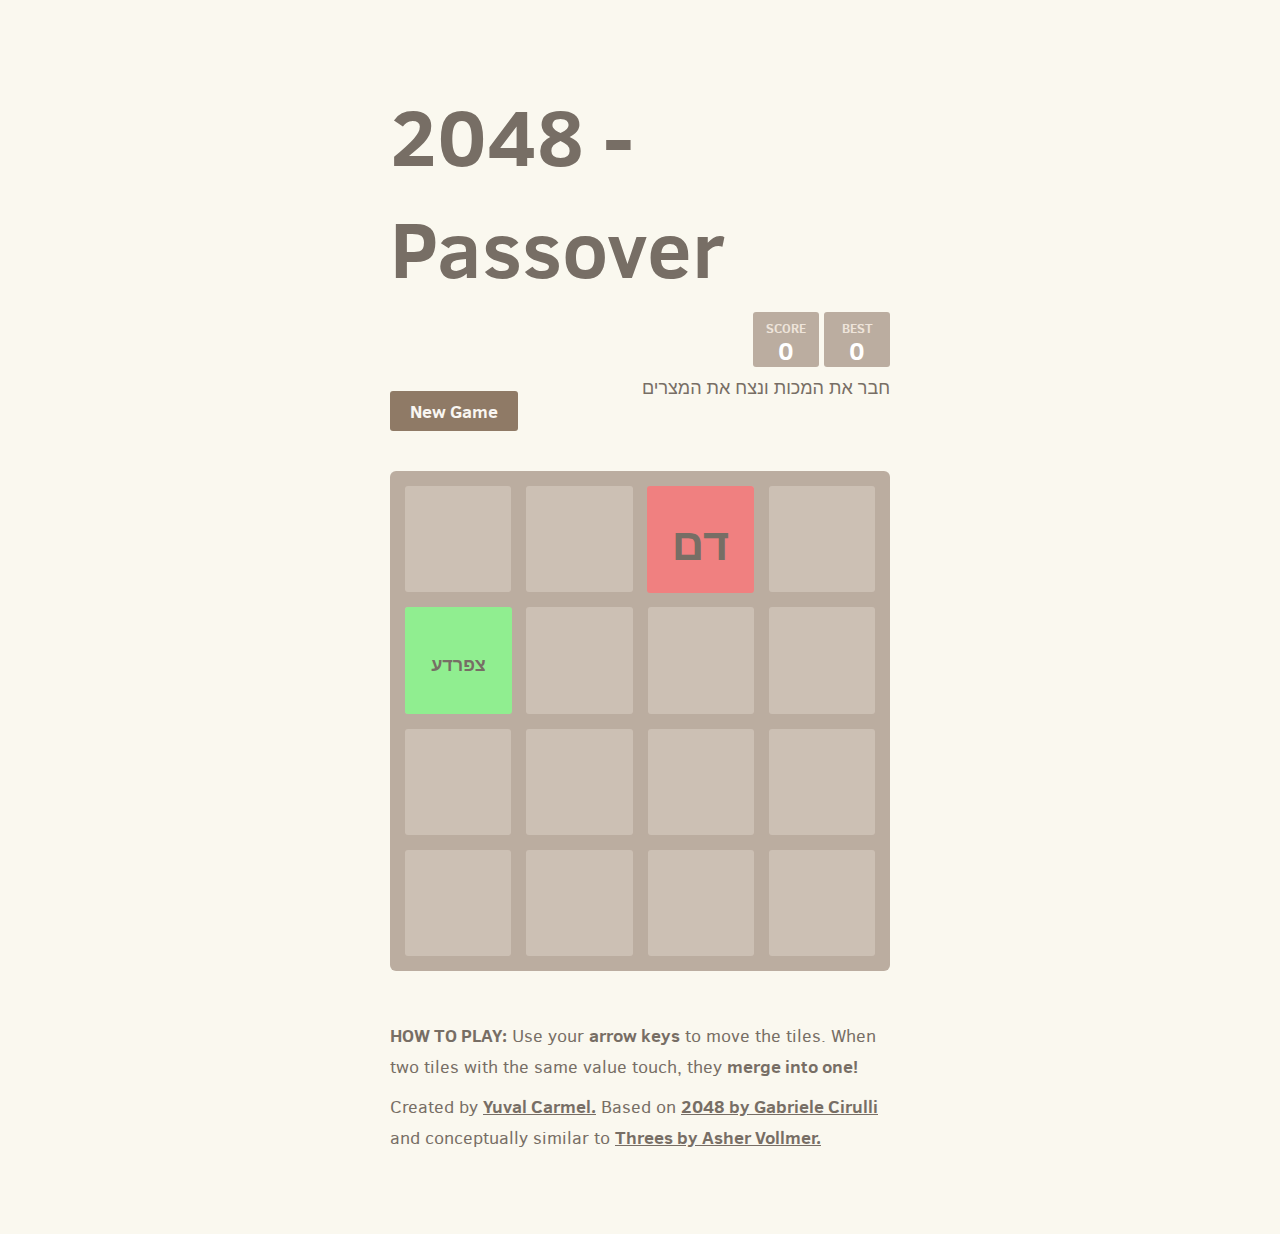
<file: 2048_passover/index.html>
<!DOCTYPE html>
<html>
<head>
  <meta charset="utf-8">
  <title>2048 - Passover</title>

  <link href="style/main.css" rel="stylesheet" type="text/css">
  <link rel="shortcut icon" href="favicon.ico">
  <link rel="apple-touch-icon" href="meta/apple-touch-icon.png">
  <link rel="apple-touch-startup-image" href="meta/apple-touch-startup-image-640x1096.png" media="(device-width: 320px) and (device-height: 568px) and (-webkit-device-pixel-ratio: 2)"> <!-- iPhone 5+ -->
  <link rel="apple-touch-startup-image" href="meta/apple-touch-startup-image-640x920.png"  media="(device-width: 320px) and (device-height: 480px) and (-webkit-device-pixel-ratio: 2)"> <!-- iPhone, retina -->
  <meta name="apple-mobile-web-app-capable" content="yes">
  <meta name="apple-mobile-web-app-status-bar-style" content="black">

  <meta name="HandheldFriendly" content="True">
  <meta name="MobileOptimized" content="320">
  <meta name="viewport" content="width=device-width, target-densitydpi=160dpi, initial-scale=1.0, maximum-scale=1, user-scalable=no, minimal-ui">
</head>
<body>
  <div class="container">
    <div class="heading">
      <h1 class="title">2048 - Passover</h1>
      <div class="scores-container">
        <div class="score-container">0</div>
        <div class="best-container">0</div>
      </div>
    </div>

    <div class="above-game">
      <p class="game-intro">חבר את המכות ונצח את המצרים</p>
      </br>
      <a class="restart-button">New Game</a>
    </div>

    <div class="game-container">
      <div class="game-message">
        <p></p>
          </br></br></br></br>
        <div class="lower">
	    <a class="keep-playing-button">Keep going</a>
          <a class="retry-button">Try again</a>
        </div>
      </div>

      <div class="grid-container">
        <div class="grid-row">
          <div class="grid-cell"></div>
          <div class="grid-cell"></div>
          <div class="grid-cell"></div>
          <div class="grid-cell"></div>
        </div>
        <div class="grid-row">
          <div class="grid-cell"></div>
          <div class="grid-cell"></div>
          <div class="grid-cell"></div>
          <div class="grid-cell"></div>
        </div>
        <div class="grid-row">
          <div class="grid-cell"></div>
          <div class="grid-cell"></div>
          <div class="grid-cell"></div>
          <div class="grid-cell"></div>
        </div>
        <div class="grid-row">
          <div class="grid-cell"></div>
          <div class="grid-cell"></div>
          <div class="grid-cell"></div>
          <div class="grid-cell"></div>
        </div>
      </div>

      <div class="tile-container">

      </div>
    </div>

    <p class="game-explanation">
      <strong class="important">How to play:</strong> Use your <strong>arrow keys</strong> to move the tiles. When two tiles with the same value touch, they <strong>merge into one!</strong>
    </p>
    <p>
    Created by <a href="https://www.facebook.com/carmelyuval" target="_blank">Yuval Carmel.</a> Based on <a href="http://gabrielecirulli.github.io/2048/" target="_blank">2048 by Gabriele Cirulli</a> and conceptually similar to <a href="http://asherv.com/threes/" target="_blank">Threes by Asher Vollmer.</a>
    </p>
  </div>

  <script src="js/bind_polyfill.js"></script>
  <script src="js/classlist_polyfill.js"></script>
  <script src="js/animframe_polyfill.js"></script>
  <script src="js/keyboard_input_manager.js"></script>
  <script src="js/html_actuator.js"></script>
  <script src="js/grid.js"></script>
  <script src="js/tile.js"></script>
  <script src="js/local_storage_manager.js"></script>
  <script src="js/game_manager.js"></script>
  <script src="js/application.js"></script>
</body>
</html>
</file>
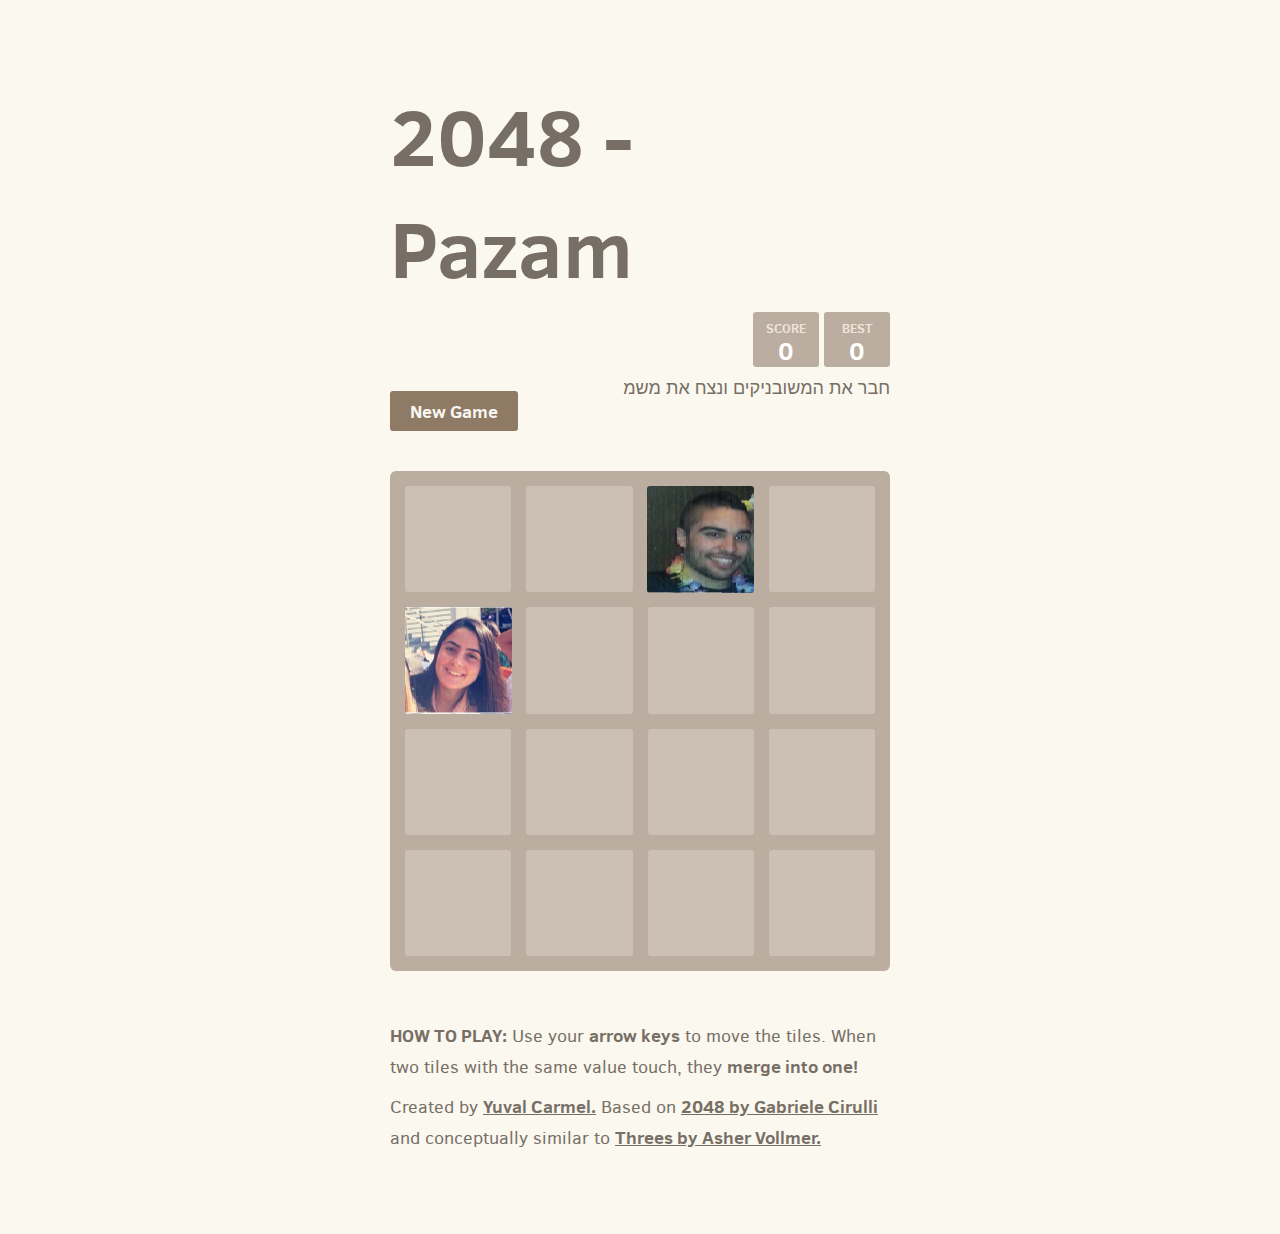
<file: 2048_pazam/index.html>
<!DOCTYPE html>
<html>
<head>
  <meta charset="utf-8">
  <title>2048 - Pazam</title>

  <link href="style/main.css" rel="stylesheet" type="text/css">
  <link rel="shortcut icon" href="favicon.ico">
  <link rel="apple-touch-icon" href="meta/apple-touch-icon.png">
  <link rel="apple-touch-startup-image" href="meta/apple-touch-startup-image-640x1096.png" media="(device-width: 320px) and (device-height: 568px) and (-webkit-device-pixel-ratio: 2)"> <!-- iPhone 5+ -->
  <link rel="apple-touch-startup-image" href="meta/apple-touch-startup-image-640x920.png"  media="(device-width: 320px) and (device-height: 480px) and (-webkit-device-pixel-ratio: 2)"> <!-- iPhone, retina -->
  <meta name="apple-mobile-web-app-capable" content="yes">
  <meta name="apple-mobile-web-app-status-bar-style" content="black">

  <meta name="HandheldFriendly" content="True">
  <meta name="MobileOptimized" content="320">
  <meta name="viewport" content="width=device-width, target-densitydpi=160dpi, initial-scale=1.0, maximum-scale=1, user-scalable=no, minimal-ui">
</head>
<body>
  <div class="container">
    <div class="heading">
      <h1 class="title">2048 - Pazam</h1>
      <div class="scores-container">
        <div class="score-container">0</div>
        <div class="best-container">0</div>
      </div>
    </div>

    <div class="above-game">
      <p class="game-intro">חבר את המשובניקים ונצח את משמ</p>
      </br>
      <a class="restart-button">New Game</a>
    </div>

    <div class="game-container">
      <div class="game-message">
        <p></p>
          </br></br></br></br>
        <div class="lower">
	    <a class="keep-playing-button">Keep going</a>
          <a class="retry-button">Try again</a>
        </div>
      </div>

      <div class="grid-container">
        <div class="grid-row">
          <div class="grid-cell"></div>
          <div class="grid-cell"></div>
          <div class="grid-cell"></div>
          <div class="grid-cell"></div>
        </div>
        <div class="grid-row">
          <div class="grid-cell"></div>
          <div class="grid-cell"></div>
          <div class="grid-cell"></div>
          <div class="grid-cell"></div>
        </div>
        <div class="grid-row">
          <div class="grid-cell"></div>
          <div class="grid-cell"></div>
          <div class="grid-cell"></div>
          <div class="grid-cell"></div>
        </div>
        <div class="grid-row">
          <div class="grid-cell"></div>
          <div class="grid-cell"></div>
          <div class="grid-cell"></div>
          <div class="grid-cell"></div>
        </div>
      </div>

      <div class="tile-container">

      </div>
    </div>

    <p class="game-explanation">
      <strong class="important">How to play:</strong> Use your <strong>arrow keys</strong> to move the tiles. When two tiles with the same value touch, they <strong>merge into one!</strong>
    </p>
    <p>
    Created by <a href="https://www.facebook.com/carmelyuval" target="_blank">Yuval Carmel.</a> Based on <a href="http://gabrielecirulli.github.io/2048/" target="_blank">2048 by Gabriele Cirulli</a> and conceptually similar to <a href="http://asherv.com/threes/" target="_blank">Threes by Asher Vollmer.</a>
    </p>
  </div>

  <script src="js/bind_polyfill.js"></script>
  <script src="js/classlist_polyfill.js"></script>
  <script src="js/animframe_polyfill.js"></script>
  <script src="js/keyboard_input_manager.js"></script>
  <script src="js/html_actuator.js"></script>
  <script src="js/grid.js"></script>
  <script src="js/tile.js"></script>
  <script src="js/local_storage_manager.js"></script>
  <script src="js/game_manager.js"></script>
  <script src="js/application.js"></script>
</body>
</html>
</file>
<file: 2048_passover/style/main.css>
@import url(fonts/clear-sans.css);
html, body {
  margin: 0;
  padding: 0;
  background: #faf8ef;
  color: #776e65;
  font-family: "Clear Sans", "Helvetica Neue", Arial, sans-serif;
  font-size: 18px; }

body {
  margin: 80px 0; }

.heading:after {
  content: "";
  display: block;
  clear: both; }

h1.title {
  font-size: 80px;
  font-weight: bold;
  margin: 0;
  display: block;
  float: left; }

@-webkit-keyframes move-up {
  0% {
    top: 25px;
    opacity: 1; }

  100% {
    top: -50px;
    opacity: 0; } }
@-moz-keyframes move-up {
  0% {
    top: 25px;
    opacity: 1; }

  100% {
    top: -50px;
    opacity: 0; } }
@keyframes move-up {
  0% {
    top: 25px;
    opacity: 1; }

  100% {
    top: -50px;
    opacity: 0; } }
.scores-container {
  float: right;
  text-align: right; }

.score-container, .best-container {
  position: relative;
  display: inline-block;
  background: #bbada0;
  padding: 15px 25px;
  font-size: 25px;
  height: 25px;
  line-height: 47px;
  font-weight: bold;
  border-radius: 3px;
  color: white;
  margin-top: 8px;
  text-align: center; }
  .score-container:after, .best-container:after {
    position: absolute;
    width: 100%;
    top: 10px;
    left: 0;
    text-transform: uppercase;
    font-size: 13px;
    line-height: 13px;
    text-align: center;
    color: #eee4da; }
  .score-container .score-addition, .best-container .score-addition {
    position: absolute;
    right: 30px;
    color: red;
    font-size: 25px;
    line-height: 25px;
    font-weight: bold;
    color: rgba(119, 110, 101, 0.9);
    z-index: 100;
    -webkit-animation: move-up 600ms ease-in;
    -moz-animation: move-up 600ms ease-in;
    animation: move-up 600ms ease-in;
    -webkit-animation-fill-mode: both;
    -moz-animation-fill-mode: both;
    animation-fill-mode: both; }

.score-container:after {
  content: "Score"; }

.best-container:after {
  content: "Best"; }

p {
  margin-top: 0;
  margin-bottom: 10px;
  line-height: 1.65; }

a {
  color: #776e65;
  font-weight: bold;
  text-decoration: underline;
  cursor: pointer; }

strong.important {
  text-transform: uppercase; }

hr {
  border: none;
  border-bottom: 1px solid #d8d4d0;
  margin-top: 20px;
  margin-bottom: 30px; }

.container {
  width: 500px;
  margin: 0 auto; }

@-webkit-keyframes fade-in {
  0% {
    opacity: 0; }

  100% {
    opacity: 1; } }
@-moz-keyframes fade-in {
  0% {
    opacity: 0; }

  100% {
    opacity: 1; } }
@keyframes fade-in {
  0% {
    opacity: 0; }

  100% {
    opacity: 1; } }
.game-container {
  margin-top: 40px;
  position: relative;
  padding: 15px;
  cursor: default;
  -webkit-touch-callout: none;
  -ms-touch-callout: none;
  -webkit-user-select: none;
  -moz-user-select: none;
  -ms-user-select: none;
  -ms-touch-action: none;
  touch-action: none;
  background: #bbada0;
  border-radius: 6px;
  width: 500px;
  height: 500px;
  -webkit-box-sizing: border-box;
  -moz-box-sizing: border-box;
  box-sizing: border-box; }
  .game-container .game-message {
    display: none;
    position: absolute;
    top: 0;
    right: 0;
    bottom: 0;
    left: 0;
    background: rgba(238, 228, 218, 0.5);
    z-index: 100;
    text-align: center;
    -webkit-animation: fade-in 800ms ease 1200ms;
    -moz-animation: fade-in 800ms ease 1200ms;
    animation: fade-in 800ms ease 1200ms;
    -webkit-animation-fill-mode: both;
    -moz-animation-fill-mode: both;
    animation-fill-mode: both; }
    .game-container .game-message p {
      font-size: 60px;
      font-weight: bold;
      height: 60px;
      line-height: 60px;
      margin-top: 222px; }
    .game-container .game-message .lower {
      display: block;
      margin-top: 59px; }
    .game-container .game-message a {
      display: inline-block;
      background: #8f7a66;
      border-radius: 3px;
      padding: 0 20px;
      text-decoration: none;
      color: #f9f6f2;
      height: 40px;
      line-height: 42px;
      margin-left: 9px; }
      .game-container .game-message a.keep-playing-button {
        display: none; }
    .game-container .game-message.game-won {
      background: rgba(237, 194, 46, 0.5);
      color: #f9f6f2; }
      .game-container .game-message.game-won a.keep-playing-button {
        display: inline-block; }
    .game-container .game-message.game-won, .game-container .game-message.game-over {
      display: block; }

.grid-container {
  position: absolute;
  z-index: 1; }

.grid-row {
  margin-bottom: 15px; }
  .grid-row:last-child {
    margin-bottom: 0; }
  .grid-row:after {
    content: "";
    display: block;
    clear: both; }

.grid-cell {
  width: 106.25px;
  height: 106.25px;
  margin-right: 15px;
  float: left;
  border-radius: 3px;
  background: rgba(238, 228, 218, 0.35); }
  .grid-cell:last-child {
    margin-right: 0; }

.tile-container {
  position: absolute;
  z-index: 2; }

.tile, .tile .tile-inner {
  width: 107px;
  height: 107px;
  line-height: 116.25px; }
.tile.tile-position-1-1 {
  -webkit-transform: translate(0px, 0px);
  -moz-transform: translate(0px, 0px);
  transform: translate(0px, 0px); }
.tile.tile-position-1-2 {
  -webkit-transform: translate(0px, 121px);
  -moz-transform: translate(0px, 121px);
  transform: translate(0px, 121px); }
.tile.tile-position-1-3 {
  -webkit-transform: translate(0px, 242px);
  -moz-transform: translate(0px, 242px);
  transform: translate(0px, 242px); }
.tile.tile-position-1-4 {
  -webkit-transform: translate(0px, 363px);
  -moz-transform: translate(0px, 363px);
  transform: translate(0px, 363px); }
.tile.tile-position-2-1 {
  -webkit-transform: translate(121px, 0px);
  -moz-transform: translate(121px, 0px);
  transform: translate(121px, 0px); }
.tile.tile-position-2-2 {
  -webkit-transform: translate(121px, 121px);
  -moz-transform: translate(121px, 121px);
  transform: translate(121px, 121px); }
.tile.tile-position-2-3 {
  -webkit-transform: translate(121px, 242px);
  -moz-transform: translate(121px, 242px);
  transform: translate(121px, 242px); }
.tile.tile-position-2-4 {
  -webkit-transform: translate(121px, 363px);
  -moz-transform: translate(121px, 363px);
  transform: translate(121px, 363px); }
.tile.tile-position-3-1 {
  -webkit-transform: translate(242px, 0px);
  -moz-transform: translate(242px, 0px);
  transform: translate(242px, 0px); }
.tile.tile-position-3-2 {
  -webkit-transform: translate(242px, 121px);
  -moz-transform: translate(242px, 121px);
  transform: translate(242px, 121px); }
.tile.tile-position-3-3 {
  -webkit-transform: translate(242px, 242px);
  -moz-transform: translate(242px, 242px);
  transform: translate(242px, 242px); }
.tile.tile-position-3-4 {
  -webkit-transform: translate(242px, 363px);
  -moz-transform: translate(242px, 363px);
  transform: translate(242px, 363px); }
.tile.tile-position-4-1 {
  -webkit-transform: translate(363px, 0px);
  -moz-transform: translate(363px, 0px);
  transform: translate(363px, 0px); }
.tile.tile-position-4-2 {
  -webkit-transform: translate(363px, 121px);
  -moz-transform: translate(363px, 121px);
  transform: translate(363px, 121px); }
.tile.tile-position-4-3 {
  -webkit-transform: translate(363px, 242px);
  -moz-transform: translate(363px, 242px);
  transform: translate(363px, 242px); }
.tile.tile-position-4-4 {
  -webkit-transform: translate(363px, 363px);
  -moz-transform: translate(363px, 363px);
  transform: translate(363px, 363px); }

.tile {
  position: absolute;
  -webkit-transition: 100ms ease-in-out;
  -moz-transition: 100ms ease-in-out;
  transition: 100ms ease-in-out;
  -webkit-transition-property: -webkit-transform;
  -moz-transition-property: -moz-transform;
  transition-property: transform; }
  .tile .tile-inner {
    border-radius: 3px;
    background: #eee4da;
    text-align: center;
    font-weight: bold;
    z-index: 10;
    font-size: 45px; }
  .tile.tile-2 .tile-inner {
    background: lightcoral;
    box-shadow: 0 0 30px 10px rgba(243, 215, 116, 0), inset 0 0 0 1px rgba(255, 255, 255, 0); }
  .tile.tile-4 .tile-inner {
    background: lightgreen;
    box-shadow: 0 0 30px 10px rgba(243, 215, 116, 0), inset 0 0 0 1px rgba(255, 255, 255, 0);
    font-size: 18px;}
  .tile.tile-8 .tile-inner {
    color: #f9f6f2;
    background: rosybrown;
      font-size: 20px;}
  .tile.tile-16 .tile-inner {
    color: #f9f6f2;
    background: mediumpurple;
    font-size: 25px;}
  .tile.tile-32 .tile-inner {
    color: #f9f6f2;
    background: brown;
    font-size: 25px;}
  .tile.tile-64 .tile-inner {
    color: #f9f6f2;
    background: orange;
    font-size: 25px;}
  .tile.tile-128 .tile-inner {
    color: #f9f6f2;
    background: lightblue;
    box-shadow: 0 0 30px 10px rgba(243, 215, 116, 0.2381), inset 0 0 0 1px rgba(255, 255, 255, 0.14286);
    font-size: 40px;}
    @media screen and (max-width: 520px) {
      .tile.tile-128 .tile-inner {
        font-size: 25px; } }
  .tile.tile-256 .tile-inner {
    color: #f9f6f2;
    background: #008000;
    box-shadow: 0 0 30px 10px rgba(243, 215, 116, 0.31746), inset 0 0 0 1px rgba(255, 255, 255, 0.19048);
    font-size: 20px; }
    @media screen and (max-width: 520px) {
      .tile.tile-256 .tile-inner {
        font-size: 25px; } }
  .tile.tile-512 .tile-inner {
    color: #f9f6f2;
    background: #808080;
    box-shadow: 0 0 30px 10px rgba(243, 215, 116, 0.39683), inset 0 0 0 1px rgba(255, 255, 255, 0.2381);
    font-size: 20px; }
    @media screen and (max-width: 520px) {
      .tile.tile-512 .tile-inner {
        font-size: 25px; } }
  .tile.tile-1024 .tile-inner {
    color: #f9f6f2;
    background: #000000;
    box-shadow: 0 0 30px 10px rgba(243, 215, 116, 0.47619), inset 0 0 0 1px rgba(255, 255, 255, 0.28571);
    font-size: 10px; }
    @media screen and (max-width: 520px) {
      .tile.tile-1024 .tile-inner {
        font-size: 10px; } }
  .tile.tile-2048 .tile-inner {
    color: #f9f6f2;
    background: #edc22e;
    box-shadow: 0 0 30px 10px rgba(243, 215, 116, 0.55556), inset 0 0 0 1px rgba(255, 255, 255, 0.33333);
    font-size: 35px; }
    @media screen and (max-width: 520px) {
      .tile.tile-2048 .tile-inner {
        font-size: 15px; } }
  .tile.tile-super .tile-inner {
    color: #f9f6f2;
    background: #3c3a32;
    font-size: 30px; }
    @media screen and (max-width: 520px) {
      .tile.tile-super .tile-inner {
        font-size: 10px; } }

@-webkit-keyframes appear {
  0% {
    opacity: 0;
    -webkit-transform: scale(0);
    -moz-transform: scale(0);
    transform: scale(0); }

  100% {
    opacity: 1;
    -webkit-transform: scale(1);
    -moz-transform: scale(1);
    transform: scale(1); } }
@-moz-keyframes appear {
  0% {
    opacity: 0;
    -webkit-transform: scale(0);
    -moz-transform: scale(0);
    transform: scale(0); }

  100% {
    opacity: 1;
    -webkit-transform: scale(1);
    -moz-transform: scale(1);
    transform: scale(1); } }
@keyframes appear {
  0% {
    opacity: 0;
    -webkit-transform: scale(0);
    -moz-transform: scale(0);
    transform: scale(0); }

  100% {
    opacity: 1;
    -webkit-transform: scale(1);
    -moz-transform: scale(1);
    transform: scale(1); } }
.tile-new .tile-inner {
  -webkit-animation: appear 200ms ease 100ms;
  -moz-animation: appear 200ms ease 100ms;
  animation: appear 200ms ease 100ms;
  -webkit-animation-fill-mode: backwards;
  -moz-animation-fill-mode: backwards;
  animation-fill-mode: backwards; }

@-webkit-keyframes pop {
  0% {
    -webkit-transform: scale(0);
    -moz-transform: scale(0);
    transform: scale(0); }

  50% {
    -webkit-transform: scale(1.2);
    -moz-transform: scale(1.2);
    transform: scale(1.2); }

  100% {
    -webkit-transform: scale(1);
    -moz-transform: scale(1);
    transform: scale(1); } }
@-moz-keyframes pop {
  0% {
    -webkit-transform: scale(0);
    -moz-transform: scale(0);
    transform: scale(0); }

  50% {
    -webkit-transform: scale(1.2);
    -moz-transform: scale(1.2);
    transform: scale(1.2); }

  100% {
    -webkit-transform: scale(1);
    -moz-transform: scale(1);
    transform: scale(1); } }
@keyframes pop {
  0% {
    -webkit-transform: scale(0);
    -moz-transform: scale(0);
    transform: scale(0); }

  50% {
    -webkit-transform: scale(1.2);
    -moz-transform: scale(1.2);
    transform: scale(1.2); }

  100% {
    -webkit-transform: scale(1);
    -moz-transform: scale(1);
    transform: scale(1); } }
.tile-merged .tile-inner {
  z-index: 20;
  -webkit-animation: pop 200ms ease 100ms;
  -moz-animation: pop 200ms ease 100ms;
  animation: pop 200ms ease 100ms;
  -webkit-animation-fill-mode: backwards;
  -moz-animation-fill-mode: backwards;
  animation-fill-mode: backwards; }

.above-game:after {
  content: "";
  display: block;
  clear: both; }

.game-intro {
  float: right;
  line-height: 42px;
  margin-bottom: 0; }

.restart-button {
  display: inline-block;
  background: #8f7a66;
  border-radius: 3px;
  padding: 0 20px;
  text-decoration: none;
  color: #f9f6f2;
  height: 40px;
  line-height: 42px;
  display: block;
  text-align: center;
  float: left; }

.game-explanation {
  margin-top: 50px; }

@media screen and (max-width: 520px) {
  html, body {
    font-size: 15px; }

  body {
    margin: 20px 0;
    padding: 0 20px; }

  h1.title {
    font-size: 27px;
    margin-top: 15px; }

  .container {
    width: 280px;
    margin: 0 auto; }

  .score-container, .best-container {
    margin-top: 0;
    padding: 15px 10px;
    min-width: 40px; }

  .heading {
    margin-bottom: 10px; }

  .game-intro {
    width: 55%;
    display: block;
    box-sizing: border-box;
    line-height: 1.65; }

  .restart-button {
    width: 42%;
    padding: 0;
    display: block;
    box-sizing: border-box;
    margin-top: 2px; }

  .game-container {
    margin-top: 17px;
    position: relative;
    padding: 10px;
    cursor: default;
    -webkit-touch-callout: none;
    -ms-touch-callout: none;
    -webkit-user-select: none;
    -moz-user-select: none;
    -ms-user-select: none;
    -ms-touch-action: none;
    touch-action: none;
    background: #bbada0;
    border-radius: 6px;
    width: 280px;
    height: 280px;
    -webkit-box-sizing: border-box;
    -moz-box-sizing: border-box;
    box-sizing: border-box; }
    .game-container .game-message {
      display: none;
      position: absolute;
      top: 0;
      right: 0;
      bottom: 0;
      left: 0;
      background: rgba(238, 228, 218, 0.5);
      z-index: 100;
      text-align: center;
      -webkit-animation: fade-in 800ms ease 1200ms;
      -moz-animation: fade-in 800ms ease 1200ms;
      animation: fade-in 800ms ease 1200ms;
      -webkit-animation-fill-mode: both;
      -moz-animation-fill-mode: both;
      animation-fill-mode: both; }
      .game-container .game-message p {
        font-size: 60px;
        font-weight: bold;
        height: 60px;
        line-height: 60px;
        margin-top: 222px; }
      .game-container .game-message .lower {
        display: block;
        margin-top: 59px; }
      .game-container .game-message a {
        display: inline-block;
        background: #8f7a66;
        border-radius: 3px;
        padding: 0 20px;
        text-decoration: none;
        color: #f9f6f2;
        height: 40px;
        line-height: 42px;
        margin-left: 9px; }
        .game-container .game-message a.keep-playing-button {
          display: none; }
      .game-container .game-message.game-won {
        background: rgba(237, 194, 46, 0.5);
        color: #f9f6f2; }
        .game-container .game-message.game-won a.keep-playing-button {
          display: none; }
      .game-container .game-message.game-won, .game-container .game-message.game-over {
        display: block; }

  .grid-container {
    position: absolute;
    z-index: 1; }

  .grid-row {
    margin-bottom: 10px; }
    .grid-row:last-child {
      margin-bottom: 0; }
    .grid-row:after {
      content: "";
      display: block;
      clear: both; }

  .grid-cell {
    width: 57.5px;
    height: 57.5px;
    margin-right: 10px;
    float: left;
    border-radius: 3px;
    background: rgba(238, 228, 218, 0.35); }
    .grid-cell:last-child {
      margin-right: 0; }

  .tile-container {
    position: absolute;
    z-index: 2; }

  .tile, .tile .tile-inner {
    width: 58px;
    height: 58px;
    line-height: 67.5px; }
  .tile.tile-position-1-1 {
    -webkit-transform: translate(0px, 0px);
    -moz-transform: translate(0px, 0px);
    transform: translate(0px, 0px); }
  .tile.tile-position-1-2 {
    -webkit-transform: translate(0px, 67px);
    -moz-transform: translate(0px, 67px);
    transform: translate(0px, 67px); }
  .tile.tile-position-1-3 {
    -webkit-transform: translate(0px, 135px);
    -moz-transform: translate(0px, 135px);
    transform: translate(0px, 135px); }
  .tile.tile-position-1-4 {
    -webkit-transform: translate(0px, 202px);
    -moz-transform: translate(0px, 202px);
    transform: translate(0px, 202px); }
  .tile.tile-position-2-1 {
    -webkit-transform: translate(67px, 0px);
    -moz-transform: translate(67px, 0px);
    transform: translate(67px, 0px); }
  .tile.tile-position-2-2 {
    -webkit-transform: translate(67px, 67px);
    -moz-transform: translate(67px, 67px);
    transform: translate(67px, 67px); }
  .tile.tile-position-2-3 {
    -webkit-transform: translate(67px, 135px);
    -moz-transform: translate(67px, 135px);
    transform: translate(67px, 135px); }
  .tile.tile-position-2-4 {
    -webkit-transform: translate(67px, 202px);
    -moz-transform: translate(67px, 202px);
    transform: translate(67px, 202px); }
  .tile.tile-position-3-1 {
    -webkit-transform: translate(135px, 0px);
    -moz-transform: translate(135px, 0px);
    transform: translate(135px, 0px); }
  .tile.tile-position-3-2 {
    -webkit-transform: translate(135px, 67px);
    -moz-transform: translate(135px, 67px);
    transform: translate(135px, 67px); }
  .tile.tile-position-3-3 {
    -webkit-transform: translate(135px, 135px);
    -moz-transform: translate(135px, 135px);
    transform: translate(135px, 135px); }
  .tile.tile-position-3-4 {
    -webkit-transform: translate(135px, 202px);
    -moz-transform: translate(135px, 202px);
    transform: translate(135px, 202px); }
  .tile.tile-position-4-1 {
    -webkit-transform: translate(202px, 0px);
    -moz-transform: translate(202px, 0px);
    transform: translate(202px, 0px); }
  .tile.tile-position-4-2 {
    -webkit-transform: translate(202px, 67px);
    -moz-transform: translate(202px, 67px);
    transform: translate(202px, 67px); }
  .tile.tile-position-4-3 {
    -webkit-transform: translate(202px, 135px);
    -moz-transform: translate(202px, 135px);
    transform: translate(202px, 135px); }
  .tile.tile-position-4-4 {
    -webkit-transform: translate(202px, 202px);
    -moz-transform: translate(202px, 202px);
    transform: translate(202px, 202px); }

  .tile .tile-inner {
    font-size: 35px; }

  .game-message p {
    font-size: 30px !important;
    height: 30px !important;
    line-height: 30px !important;
    margin-top: 90px !important; }
  .game-message .lower {
    margin-top: 30px !important; } }
</file>
<file: 2048_pazam/style/main.css>
@import url(fonts/clear-sans.css);
html, body {
  margin: 0;
  padding: 0;
  background: #faf8ef;
  color: #776e65;
  font-family: "Clear Sans", "Helvetica Neue", Arial, sans-serif;
  font-size: 18px; }

body {
  margin: 80px 0; }

.heading:after {
  content: "";
  display: block;
  clear: both; }

h1.title {
  font-size: 80px;
  font-weight: bold;
  margin: 0;
  display: block;
  float: left; }

@-webkit-keyframes move-up {
  0% {
    top: 25px;
    opacity: 1; }

  100% {
    top: -50px;
    opacity: 0; } }
@-moz-keyframes move-up {
  0% {
    top: 25px;
    opacity: 1; }

  100% {
    top: -50px;
    opacity: 0; } }
@keyframes move-up {
  0% {
    top: 25px;
    opacity: 1; }

  100% {
    top: -50px;
    opacity: 0; } }
.scores-container {
  float: right;
  text-align: right; }

.score-container, .best-container {
  position: relative;
  display: inline-block;
  background: #bbada0;
  padding: 15px 25px;
  font-size: 25px;
  height: 25px;
  line-height: 47px;
  font-weight: bold;
  border-radius: 3px;
  color: white;
  margin-top: 8px;
  text-align: center; }
  .score-container:after, .best-container:after {
    position: absolute;
    width: 100%;
    top: 10px;
    left: 0;
    text-transform: uppercase;
    font-size: 13px;
    line-height: 13px;
    text-align: center;
    color: #eee4da; }
  .score-container .score-addition, .best-container .score-addition {
    position: absolute;
    right: 30px;
    color: red;
    font-size: 25px;
    line-height: 25px;
    font-weight: bold;
    color: rgba(119, 110, 101, 0.9);
    z-index: 100;
    -webkit-animation: move-up 600ms ease-in;
    -moz-animation: move-up 600ms ease-in;
    animation: move-up 600ms ease-in;
    -webkit-animation-fill-mode: both;
    -moz-animation-fill-mode: both;
    animation-fill-mode: both; }

.score-container:after {
  content: "Score"; }

.best-container:after {
  content: "Best"; }

p {
  margin-top: 0;
  margin-bottom: 10px;
  line-height: 1.65; }

a {
  color: #776e65;
  font-weight: bold;
  text-decoration: underline;
  cursor: pointer; }

strong.important {
  text-transform: uppercase; }

hr {
  border: none;
  border-bottom: 1px solid #d8d4d0;
  margin-top: 20px;
  margin-bottom: 30px; }

.container {
  width: 500px;
  margin: 0 auto; }

@-webkit-keyframes fade-in {
  0% {
    opacity: 0; }

  100% {
    opacity: 1; } }
@-moz-keyframes fade-in {
  0% {
    opacity: 0; }

  100% {
    opacity: 1; } }
@keyframes fade-in {
  0% {
    opacity: 0; }

  100% {
    opacity: 1; } }
.game-container {
  margin-top: 40px;
  position: relative;
  padding: 15px;
  cursor: default;
  -webkit-touch-callout: none;
  -ms-touch-callout: none;
  -webkit-user-select: none;
  -moz-user-select: none;
  -ms-user-select: none;
  -ms-touch-action: none;
  touch-action: none;
  background: #bbada0;
  border-radius: 6px;
  width: 500px;
  height: 500px;
  -webkit-box-sizing: border-box;
  -moz-box-sizing: border-box;
  box-sizing: border-box; }
  .game-container .game-message {
    display: none;
    position: absolute;
    top: 0;
    right: 0;
    bottom: 0;
    left: 0;
    background: rgba(238, 228, 218, 0.5);
    z-index: 100;
    text-align: center;
    -webkit-animation: fade-in 800ms ease 1200ms;
    -moz-animation: fade-in 800ms ease 1200ms;
    animation: fade-in 800ms ease 1200ms;
    -webkit-animation-fill-mode: both;
    -moz-animation-fill-mode: both;
    animation-fill-mode: both; }
    .game-container .game-message p {
      font-size: 60px;
      font-weight: bold;
      height: 60px;
      line-height: 60px;
      margin-top: 222px; }
    .game-container .game-message .lower {
      display: block;
      margin-top: 59px; }
    .game-container .game-message a {
      display: inline-block;
      background: #8f7a66;
      border-radius: 3px;
      padding: 0 20px;
      text-decoration: none;
      color: #f9f6f2;
      height: 40px;
      line-height: 42px;
      margin-left: 9px; }
      .game-container .game-message a.keep-playing-button {
        display: none; }
    .game-container .game-message.game-won {
      background: rgba(237, 194, 46, 0.5);
      color: #f9f6f2; }
      .game-container .game-message.game-won a.keep-playing-button {
        display: inline-block; }
    .game-container .game-message.game-won, .game-container .game-message.game-over {
      display: block; }

.grid-container {
  position: absolute;
  z-index: 1; }

.grid-row {
  margin-bottom: 15px; }
  .grid-row:last-child {
    margin-bottom: 0; }
  .grid-row:after {
    content: "";
    display: block;
    clear: both; }

.grid-cell {
  width: 106.25px;
  height: 106.25px;
  margin-right: 15px;
  float: left;
  border-radius: 3px;
  background: rgba(238, 228, 218, 0.35); }
  .grid-cell:last-child {
    margin-right: 0; }

.tile-container {
  position: absolute;
  z-index: 2; }

.tile, .tile .tile-inner {
  width: 107px;
  height: 107px;
  line-height: 116.25px; }
.tile.tile-position-1-1 {
  -webkit-transform: translate(0px, 0px);
  -moz-transform: translate(0px, 0px);
  transform: translate(0px, 0px); }
.tile.tile-position-1-2 {
  -webkit-transform: translate(0px, 121px);
  -moz-transform: translate(0px, 121px);
  transform: translate(0px, 121px); }
.tile.tile-position-1-3 {
  -webkit-transform: translate(0px, 242px);
  -moz-transform: translate(0px, 242px);
  transform: translate(0px, 242px); }
.tile.tile-position-1-4 {
  -webkit-transform: translate(0px, 363px);
  -moz-transform: translate(0px, 363px);
  transform: translate(0px, 363px); }
.tile.tile-position-2-1 {
  -webkit-transform: translate(121px, 0px);
  -moz-transform: translate(121px, 0px);
  transform: translate(121px, 0px); }
.tile.tile-position-2-2 {
  -webkit-transform: translate(121px, 121px);
  -moz-transform: translate(121px, 121px);
  transform: translate(121px, 121px); }
.tile.tile-position-2-3 {
  -webkit-transform: translate(121px, 242px);
  -moz-transform: translate(121px, 242px);
  transform: translate(121px, 242px); }
.tile.tile-position-2-4 {
  -webkit-transform: translate(121px, 363px);
  -moz-transform: translate(121px, 363px);
  transform: translate(121px, 363px); }
.tile.tile-position-3-1 {
  -webkit-transform: translate(242px, 0px);
  -moz-transform: translate(242px, 0px);
  transform: translate(242px, 0px); }
.tile.tile-position-3-2 {
  -webkit-transform: translate(242px, 121px);
  -moz-transform: translate(242px, 121px);
  transform: translate(242px, 121px); }
.tile.tile-position-3-3 {
  -webkit-transform: translate(242px, 242px);
  -moz-transform: translate(242px, 242px);
  transform: translate(242px, 242px); }
.tile.tile-position-3-4 {
  -webkit-transform: translate(242px, 363px);
  -moz-transform: translate(242px, 363px);
  transform: translate(242px, 363px); }
.tile.tile-position-4-1 {
  -webkit-transform: translate(363px, 0px);
  -moz-transform: translate(363px, 0px);
  transform: translate(363px, 0px); }
.tile.tile-position-4-2 {
  -webkit-transform: translate(363px, 121px);
  -moz-transform: translate(363px, 121px);
  transform: translate(363px, 121px); }
.tile.tile-position-4-3 {
  -webkit-transform: translate(363px, 242px);
  -moz-transform: translate(363px, 242px);
  transform: translate(363px, 242px); }
.tile.tile-position-4-4 {
  -webkit-transform: translate(363px, 363px);
  -moz-transform: translate(363px, 363px);
  transform: translate(363px, 363px); }

.tile {
  position: absolute;
  -webkit-transition: 100ms ease-in-out;
  -moz-transition: 100ms ease-in-out;
  transition: 100ms ease-in-out;
  -webkit-transition-property: -webkit-transform;
  -moz-transition-property: -moz-transform;
  transition-property: transform; }
  .tile .tile-inner {
    border-radius: 3px;
    background: #eee4da;
    text-align: center;
    font-weight: bold;
    z-index: 10;
    font-size: 45px; }
  .tile.tile-2 .tile-inner {
      background-image: url(../meta/2.png);
      background-position: center;
    box-shadow: 0 0 30px 10px rgba(243, 215, 116, 0), inset 0 0 0 1px rgba(255, 255, 255, 0); }
  .tile.tile-4 .tile-inner {
    background: url(../meta/4.png);
        background-position: center;
    box-shadow: 0 0 30px 10px rgba(243, 215, 116, 0), inset 0 0 0 1px rgba(255, 255, 255, 0);
    font-size: 18px;}
  .tile.tile-8 .tile-inner {
    color: #f9f6f2;
    background: url(../meta/8.png);
      background-position: center;
      font-size: 20px;}
  .tile.tile-16 .tile-inner {
    color: #f9f6f2;
    background: url(../meta/16.png);
      background-position: center;
    font-size: 25px;}
  .tile.tile-32 .tile-inner {
    color: #f9f6f2;
    background: url(../meta/32.png);
      background-position: center;
    font-size: 25px;}
  .tile.tile-64 .tile-inner {
    color: #f9f6f2;
    background: url(../meta/64.png);
      background-position: center;
    font-size: 25px;}
  .tile.tile-128 .tile-inner {
    color: #f9f6f2;
    background: url(../meta/128.png);
      background-position: center;
    box-shadow: 0 0 30px 10px rgba(243, 215, 116, 0.2381), inset 0 0 0 1px rgba(255, 255, 255, 0.14286);
    font-size: 40px;}
    @media screen and (max-width: 520px) {
      .tile.tile-128 .tile-inner {
        font-size: 25px; } }
  .tile.tile-256 .tile-inner {
    color: #f9f6f2;
    background: url(../meta/256.png);
      background-position: center;
    box-shadow: 0 0 30px 10px rgba(243, 215, 116, 0.31746), inset 0 0 0 1px rgba(255, 255, 255, 0.19048);
    font-size: 20px; }
    @media screen and (max-width: 520px) {
      .tile.tile-256 .tile-inner {
        font-size: 25px; } }
  .tile.tile-512 .tile-inner {
    color: #f9f6f2;
    background: url(../meta/512.png);
      background-position: center;
    box-shadow: 0 0 30px 10px rgba(243, 215, 116, 0.39683), inset 0 0 0 1px rgba(255, 255, 255, 0.2381);
    font-size: 20px; }
    @media screen and (max-width: 520px) {
      .tile.tile-512 .tile-inner {
        font-size: 25px; } }
  .tile.tile-1024 .tile-inner {
    color: #f9f6f2;
    background: url(../meta/1024.png);
      background-position: center;
    box-shadow: 0 0 30px 10px rgba(243, 215, 116, 0.47619), inset 0 0 0 1px rgba(255, 255, 255, 0.28571);
    font-size: 10px; }
    @media screen and (max-width: 520px) {
      .tile.tile-1024 .tile-inner {
        font-size: 10px; } }
  .tile.tile-2048 .tile-inner {
    color: #f9f6f2;
    background: url(../meta/2048.png);
      background-position: center;
    box-shadow: 0 0 30px 10px rgba(243, 215, 116, 0.55556), inset 0 0 0 1px rgba(255, 255, 255, 0.33333);
    font-size: 35px; }
    @media screen and (max-width: 520px) {
      .tile.tile-2048 .tile-inner {
        font-size: 15px; } }
  .tile.tile-super .tile-inner {
    color: #f9f6f2;
    background: url(../meta/allmashov.png);
    font-size: 30px; }
    @media screen and (max-width: 520px) {
      .tile.tile-super .tile-inner {
        font-size: 10px; } }

@-webkit-keyframes appear {
  0% {
    opacity: 0;
    -webkit-transform: scale(0);
    -moz-transform: scale(0);
    transform: scale(0); }

  100% {
    opacity: 1;
    -webkit-transform: scale(1);
    -moz-transform: scale(1);
    transform: scale(1); } }
@-moz-keyframes appear {
  0% {
    opacity: 0;
    -webkit-transform: scale(0);
    -moz-transform: scale(0);
    transform: scale(0); }

  100% {
    opacity: 1;
    -webkit-transform: scale(1);
    -moz-transform: scale(1);
    transform: scale(1); } }
@keyframes appear {
  0% {
    opacity: 0;
    -webkit-transform: scale(0);
    -moz-transform: scale(0);
    transform: scale(0); }

  100% {
    opacity: 1;
    -webkit-transform: scale(1);
    -moz-transform: scale(1);
    transform: scale(1); } }
.tile-new .tile-inner {
  -webkit-animation: appear 200ms ease 100ms;
  -moz-animation: appear 200ms ease 100ms;
  animation: appear 200ms ease 100ms;
  -webkit-animation-fill-mode: backwards;
  -moz-animation-fill-mode: backwards;
  animation-fill-mode: backwards; }

@-webkit-keyframes pop {
  0% {
    -webkit-transform: scale(0);
    -moz-transform: scale(0);
    transform: scale(0); }

  50% {
    -webkit-transform: scale(1.2);
    -moz-transform: scale(1.2);
    transform: scale(1.2); }

  100% {
    -webkit-transform: scale(1);
    -moz-transform: scale(1);
    transform: scale(1); } }
@-moz-keyframes pop {
  0% {
    -webkit-transform: scale(0);
    -moz-transform: scale(0);
    transform: scale(0); }

  50% {
    -webkit-transform: scale(1.2);
    -moz-transform: scale(1.2);
    transform: scale(1.2); }

  100% {
    -webkit-transform: scale(1);
    -moz-transform: scale(1);
    transform: scale(1); } }
@keyframes pop {
  0% {
    -webkit-transform: scale(0);
    -moz-transform: scale(0);
    transform: scale(0); }

  50% {
    -webkit-transform: scale(1.2);
    -moz-transform: scale(1.2);
    transform: scale(1.2); }

  100% {
    -webkit-transform: scale(1);
    -moz-transform: scale(1);
    transform: scale(1); } }
.tile-merged .tile-inner {
  z-index: 20;
  -webkit-animation: pop 200ms ease 100ms;
  -moz-animation: pop 200ms ease 100ms;
  animation: pop 200ms ease 100ms;
  -webkit-animation-fill-mode: backwards;
  -moz-animation-fill-mode: backwards;
  animation-fill-mode: backwards; }

.above-game:after {
  content: "";
  display: block;
  clear: both; }

.game-intro {
  float: right;
  line-height: 42px;
  margin-bottom: 0; }

.restart-button {
  display: inline-block;
  background: #8f7a66;
  border-radius: 3px;
  padding: 0 20px;
  text-decoration: none;
  color: #f9f6f2;
  height: 40px;
  line-height: 42px;
  display: block;
  text-align: center;
  float: left; }

.game-explanation {
  margin-top: 50px; }

@media screen and (max-width: 520px) {
  html, body {
    font-size: 15px; }

  body {
    margin: 20px 0;
    padding: 0 20px; }

  h1.title {
    font-size: 27px;
    margin-top: 15px; }

  .container {
    width: 280px;
    margin: 0 auto; }

  .score-container, .best-container {
    margin-top: 0;
    padding: 15px 10px;
    min-width: 40px; }

  .heading {
    margin-bottom: 10px; }

  .game-intro {
    width: 55%;
    display: block;
    box-sizing: border-box;
    line-height: 1.65; }

  .restart-button {
    width: 42%;
    padding: 0;
    display: block;
    box-sizing: border-box;
    margin-top: 2px; }

  .game-container {
    margin-top: 17px;
    position: relative;
    padding: 10px;
    cursor: default;
    -webkit-touch-callout: none;
    -ms-touch-callout: none;
    -webkit-user-select: none;
    -moz-user-select: none;
    -ms-user-select: none;
    -ms-touch-action: none;
    touch-action: none;
    background: #bbada0;
    border-radius: 6px;
    width: 280px;
    height: 280px;
    -webkit-box-sizing: border-box;
    -moz-box-sizing: border-box;
    box-sizing: border-box; }
    .game-container .game-message {
      display: none;
      position: absolute;
      top: 0;
      right: 0;
      bottom: 0;
      left: 0;
      background: rgba(238, 228, 218, 0.5);
      z-index: 100;
      text-align: center;
      -webkit-animation: fade-in 800ms ease 1200ms;
      -moz-animation: fade-in 800ms ease 1200ms;
      animation: fade-in 800ms ease 1200ms;
      -webkit-animation-fill-mode: both;
      -moz-animation-fill-mode: both;
      animation-fill-mode: both; }
      .game-container .game-message p {
        font-size: 60px;
        font-weight: bold;
        height: 60px;
        line-height: 60px;
        margin-top: 222px; }
      .game-container .game-message .lower {
        display: block;
        margin-top: 59px; }
      .game-container .game-message a {
        display: inline-block;
        background: #8f7a66;
        border-radius: 3px;
        padding: 0 20px;
        text-decoration: none;
        color: #f9f6f2;
        height: 40px;
        line-height: 42px;
        margin-left: 9px; }
        .game-container .game-message a.keep-playing-button {
          display: none; }
      .game-container .game-message.game-won {
        background: rgba(237, 194, 46, 0.5);
        color: #f9f6f2; }
        .game-container .game-message.game-won a.keep-playing-button {
          display: none; }
      .game-container .game-message.game-won, .game-container .game-message.game-over {
        display: block; }

  .grid-container {
    position: absolute;
    z-index: 1; }

  .grid-row {
    margin-bottom: 10px; }
    .grid-row:last-child {
      margin-bottom: 0; }
    .grid-row:after {
      content: "";
      display: block;
      clear: both; }

  .grid-cell {
    width: 57.5px;
    height: 57.5px;
    margin-right: 10px;
    float: left;
    border-radius: 3px;
    background: rgba(238, 228, 218, 0.35); }
    .grid-cell:last-child {
      margin-right: 0; }

  .tile-container {
    position: absolute;
    z-index: 2; }

  .tile, .tile .tile-inner {
    width: 58px;
    height: 58px;
    line-height: 67.5px; }
  .tile.tile-position-1-1 {
    -webkit-transform: translate(0px, 0px);
    -moz-transform: translate(0px, 0px);
    transform: translate(0px, 0px); }
  .tile.tile-position-1-2 {
    -webkit-transform: translate(0px, 67px);
    -moz-transform: translate(0px, 67px);
    transform: translate(0px, 67px); }
  .tile.tile-position-1-3 {
    -webkit-transform: translate(0px, 135px);
    -moz-transform: translate(0px, 135px);
    transform: translate(0px, 135px); }
  .tile.tile-position-1-4 {
    -webkit-transform: translate(0px, 202px);
    -moz-transform: translate(0px, 202px);
    transform: translate(0px, 202px); }
  .tile.tile-position-2-1 {
    -webkit-transform: translate(67px, 0px);
    -moz-transform: translate(67px, 0px);
    transform: translate(67px, 0px); }
  .tile.tile-position-2-2 {
    -webkit-transform: translate(67px, 67px);
    -moz-transform: translate(67px, 67px);
    transform: translate(67px, 67px); }
  .tile.tile-position-2-3 {
    -webkit-transform: translate(67px, 135px);
    -moz-transform: translate(67px, 135px);
    transform: translate(67px, 135px); }
  .tile.tile-position-2-4 {
    -webkit-transform: translate(67px, 202px);
    -moz-transform: translate(67px, 202px);
    transform: translate(67px, 202px); }
  .tile.tile-position-3-1 {
    -webkit-transform: translate(135px, 0px);
    -moz-transform: translate(135px, 0px);
    transform: translate(135px, 0px); }
  .tile.tile-position-3-2 {
    -webkit-transform: translate(135px, 67px);
    -moz-transform: translate(135px, 67px);
    transform: translate(135px, 67px); }
  .tile.tile-position-3-3 {
    -webkit-transform: translate(135px, 135px);
    -moz-transform: translate(135px, 135px);
    transform: translate(135px, 135px); }
  .tile.tile-position-3-4 {
    -webkit-transform: translate(135px, 202px);
    -moz-transform: translate(135px, 202px);
    transform: translate(135px, 202px); }
  .tile.tile-position-4-1 {
    -webkit-transform: translate(202px, 0px);
    -moz-transform: translate(202px, 0px);
    transform: translate(202px, 0px); }
  .tile.tile-position-4-2 {
    -webkit-transform: translate(202px, 67px);
    -moz-transform: translate(202px, 67px);
    transform: translate(202px, 67px); }
  .tile.tile-position-4-3 {
    -webkit-transform: translate(202px, 135px);
    -moz-transform: translate(202px, 135px);
    transform: translate(202px, 135px); }
  .tile.tile-position-4-4 {
    -webkit-transform: translate(202px, 202px);
    -moz-transform: translate(202px, 202px);
    transform: translate(202px, 202px); }

  .tile .tile-inner {
    font-size: 35px; }

  .game-message p {
    font-size: 30px !important;
    height: 30px !important;
    line-height: 30px !important;
    margin-top: 90px !important; }
  .game-message .lower {
    margin-top: 30px !important; } }
</file>
